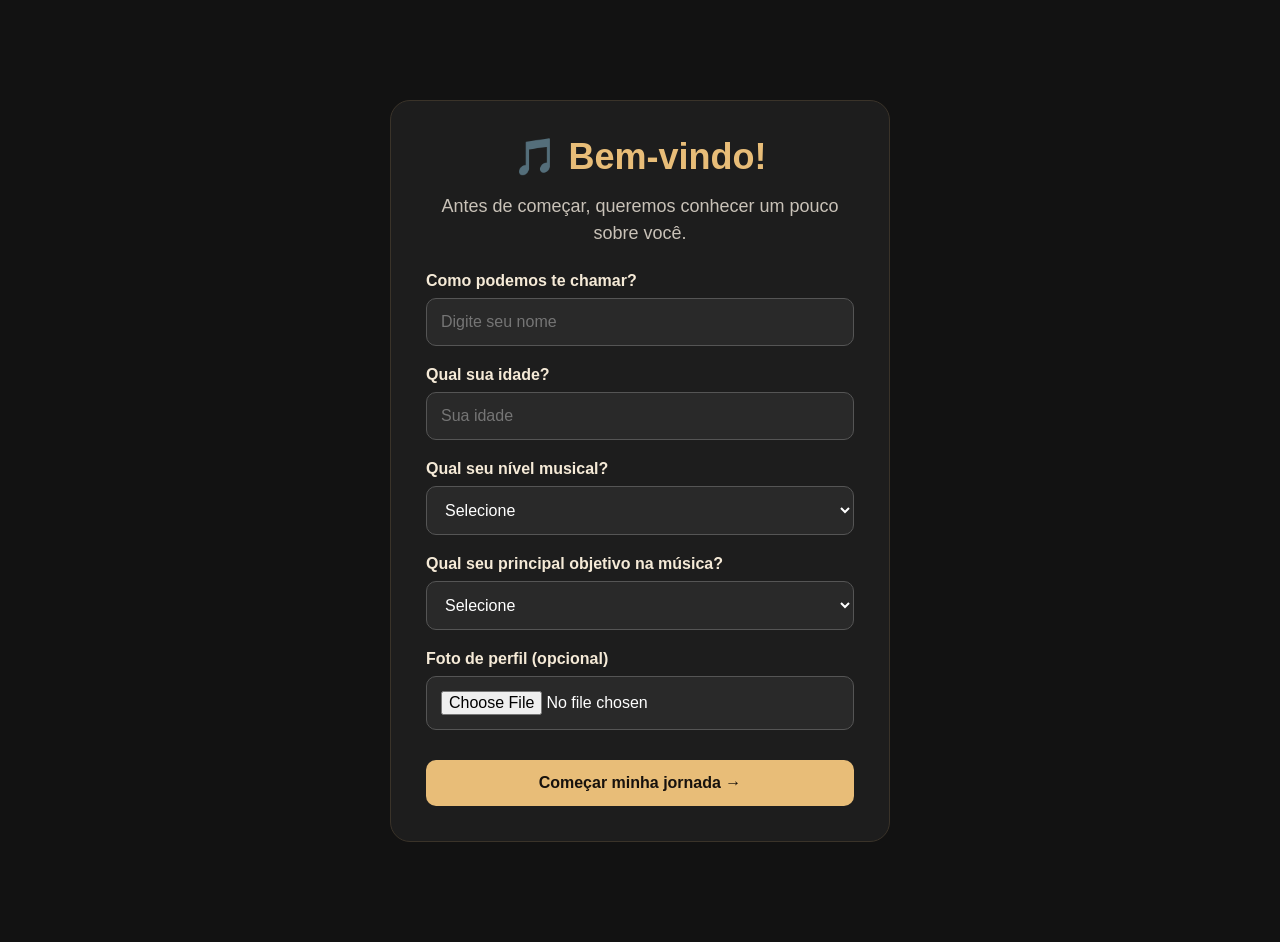
<file: index.html>
<!DOCTYPE html>
<html lang="pt-BR">

<head>
    <meta charset="UTF-8">
    <meta name="viewport" content="width=device-width, initial-scale=1.0">

    <link rel="stylesheet" href="style.css">

    <title>Teoria Musical</title>
</head>

<body>

    <div class="cadastro">

        <h1>🎵 Bem-vindo!</h1>

        <p>Antes de começar, queremos conhecer um pouco sobre você.</p>

        <label>Como podemos te chamar?</label>
        <input type="text" id="nome" placeholder="Digite seu nome">

        <label>Qual sua idade?</label>
        <input type="number" id="idade" placeholder="Sua idade">

        <label>Qual seu nível musical?</label>
        <select id="nivel">
            <option value="">Selecione</option>
            <option value="Nunca estudei">Nunca estudei música</option>
            <option value="Iniciante">Iniciante</option>
            <option value="Intermediário">Intermediário</option>
            <option value="Avançado">Avançado</option>
        </select>

        <label>Qual seu principal objetivo na música?</label>
        <select id="objetivo">
            <option value="">Selecione</option>
            <option value="Teoria">Aprender teoria musical</option>
            <option value="Solfejo">Melhorar meu solfejo</option>
            <option value="Instrumento">Aprender/tocar melhor meu instrumento</option>
            <option value="Revisão">Revisar meus conhecimentos</option>
            <option value="Completo">Aprender música por completo</option>
        </select>
<label>Foto de perfil (opcional)</label>

<input
    type="file"
    id="foto"
    accept="image/*"
    capture="user"
>
        <button onclick="salvarPerfil()">Começar minha jornada →</button>

    </div>

    <script src="script.js"></script>

</body>

</html>
</file>
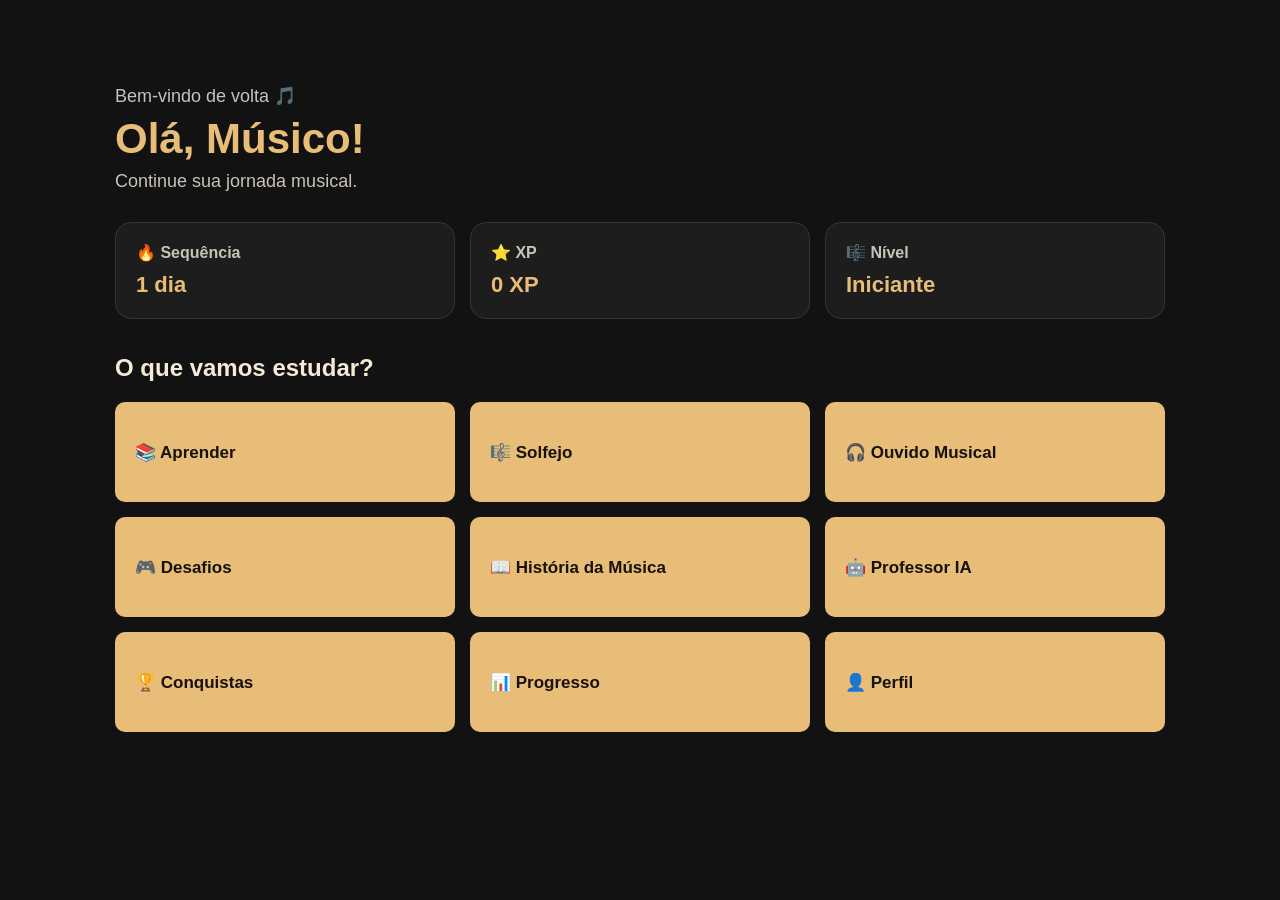
<file: inicio.html>
<!DOCTYPE html>
<html lang="pt-BR">

<head>
    <meta charset="UTF-8">
    <meta name="viewport" content="width=device-width, initial-scale=1.0">

    <title>Início | Teoria Musical</title>

    <link rel="stylesheet" href="style.css">
</head>

<body>

    <main class="home">

        <header class="boas-vindas">
            <p>Bem-vindo de volta 🎵</p>
            <h1>Olá, <span id="nomeUsuario">Músico</span>!</h1>
            <p>Continue sua jornada musical.</p>
        </header>

        <section class="estatisticas">

            <div class="cartao">
                <h2>🔥 Sequência</h2>
                <p>1 dia</p>
            </div>

            <div class="cartao">
                <h2>⭐ XP</h2>
                <p>0 XP</p>
            </div>

            <div class="cartao">
                <h2>🎼 Nível</h2>
                <p id="nivelUsuario">Iniciante</p>
            </div>

        </section>

        <h2 class="titulo-secao">O que vamos estudar?</h2>

        <section class="menu-estudos">

            <button>📚 Aprender</button>
            <button>🎼 Solfejo</button>
            <button>🎧 Ouvido Musical</button>
            <button>🎮 Desafios</button>
            <button>📖 História da Música</button>
            <button>🤖 Professor IA</button>
            <button>🏆 Conquistas</button>
            <button>📊 Progresso</button>
            <button>👤 Perfil</button>

        </section>

    </main>

    <script>
        const nome = localStorage.getItem("nome");
        const nivel = localStorage.getItem("nivel");

        if (nome) {
            document.getElementById("nomeUsuario").textContent = nome;
        }

        if (nivel) {
            document.getElementById("nivelUsuario").textContent = nivel;
        }
    </script>

</body>

</html>
</file>
<file: style.css>
* {
    margin: 0;
    padding: 0;
    box-sizing: border-box;
}

body {
    background-color: #121212;
    color: #f5ead7;
    font-family: Arial, sans-serif;
    min-height: 100vh;
    padding: 60px;
}

h1 {
    color: #e8bd78;
    font-size: 48px;
    margin-bottom: 15px;
}

p {
    color: #c9c2b8;
    font-size: 18px;
    margin-bottom: 25px;
}

button {
    background-color: #e8bd78;
    color: #17120d;
    border: none;
    padding: 14px 25px;
    border-radius: 10px;
    font-size: 16px;
    font-weight: bold;
    cursor: pointer;
}

button:hover {
    background-color: #f5d49d;
}
.cadastro {
    width: 100%;
    max-width: 500px;
    margin: 40px auto;
    background-color: #1d1d1d;
    padding: 35px;
    border-radius: 20px;
    border: 1px solid #3a3329;
}

.cadastro h1 {
    text-align: center;
    font-size: 36px;
}

.cadastro p {
    text-align: center;
    line-height: 1.5;
}

.cadastro label {
    display: block;
    margin-top: 20px;
    margin-bottom: 8px;
    color: #f5ead7;
    font-weight: bold;
}

.cadastro input,
.cadastro select {
    width: 100%;
    padding: 14px;
    border-radius: 10px;
    border: 1px solid #555;
    background-color: #292929;
    color: white;
    font-size: 16px;
}

.cadastro input:focus,
.cadastro select:focus {
    outline: 2px solid #e8bd78;
}

.cadastro button {
    width: 100%;
    margin-top: 30px;
}


/* ===== PÁGINA INICIAL ===== */

.home {
    width: 100%;
    max-width: 1100px;
    margin: 0 auto;
    padding: 25px;
}

.boas-vindas {
    margin-bottom: 30px;
}

.boas-vindas h1 {
    font-size: 42px;
    margin: 8px 0;
    color: #e8bd78;
}

.boas-vindas p {
    margin-bottom: 5px;
}


/* Cartões de estatísticas */

.estatisticas {
    display: grid;
    grid-template-columns: repeat(3, 1fr);
    gap: 15px;
    margin-bottom: 35px;
}

.cartao {
    background: #1d1d1d;
    border: 1px solid #3a3329;
    border-radius: 16px;
    padding: 20px;
}

.cartao h2 {
    font-size: 16px;
    color: #c9c2b8;
    margin-bottom: 10px;
}

.cartao p {
    font-size: 22px;
    font-weight: bold;
    color: #e8bd78;
    margin: 0;
}

.titulo-secao {
    margin-bottom: 20px;
}

/* Áreas de estudo */

.menu-estudos {
    display: grid;
    grid-template-columns: repeat(3, 1fr);
    gap: 15px;
}

.menu-estudos button {
    min-height: 100px;
    font-size: 17px;
    text-align: left;
    padding: 20px;
}

/* ===== CELULAR ===== */

@media (max-width: 700px) {

    body {
        padding: 0;
        align-items: flex-start;
    }

    .home {
        padding: 25px 18px;
    }

    .boas-vindas h1 {
        font-size: 34px;
    }

    .estatisticas {
        grid-template-columns: 1fr;
    }

    .menu-estudos {
        grid-template-columns: 1fr 1fr;
    }

    .menu-estudos button {
        min-height: 90px;
        padding: 15px;
    }
}
</file>
